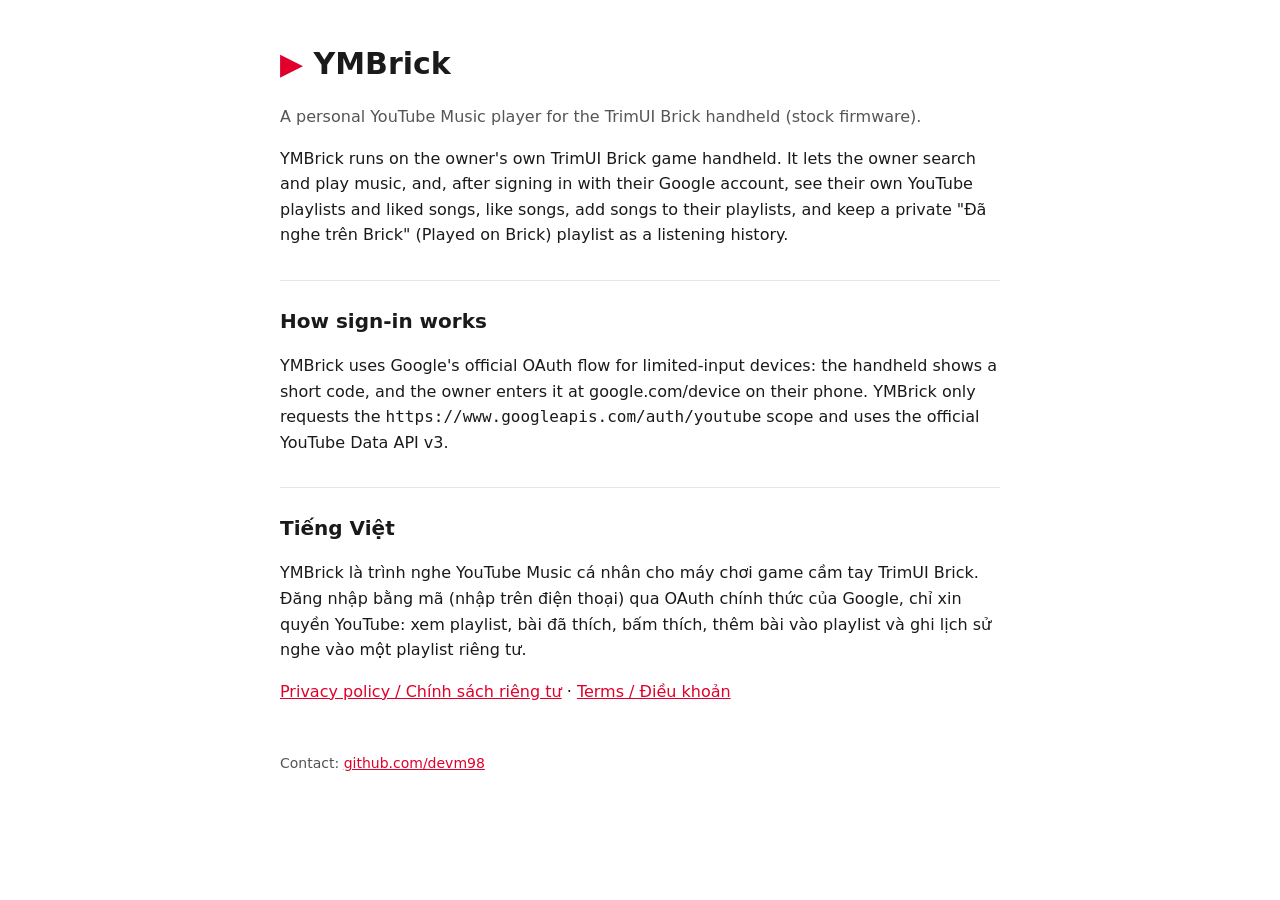
<file: index.html>
<!doctype html>
<html lang="en"><head><meta charset="utf-8"><meta name="viewport" content="width=device-width,initial-scale=1">
<title>devm98</title><meta http-equiv="refresh" content="0; url=ymbrick/"></head>
<body><p><a href="ymbrick/">YMBrick</a></p></body></html>
</file>
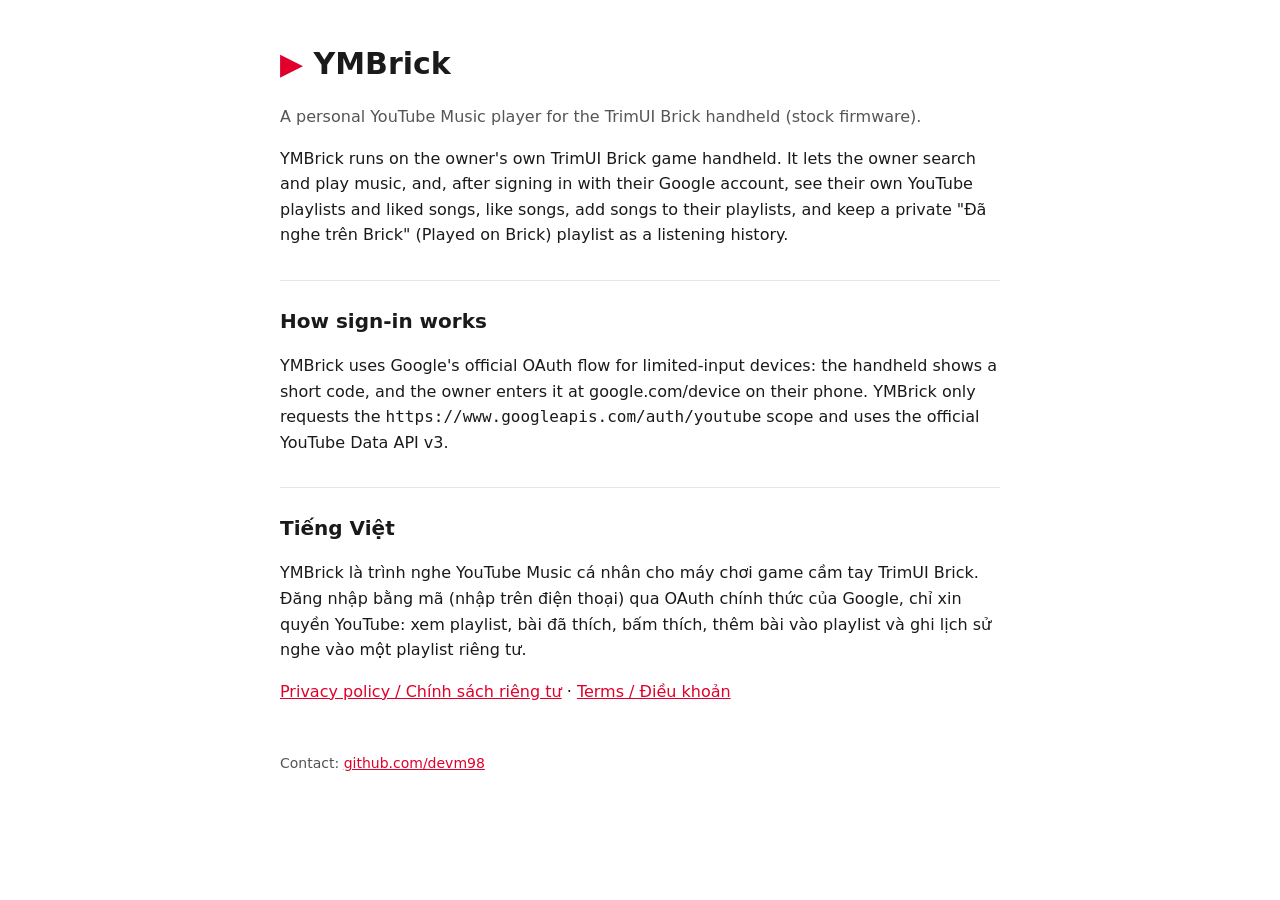
<file: ymbrick/index.html>
<!doctype html>
<html lang="en"><head><meta charset="utf-8"><meta name="viewport" content="width=device-width,initial-scale=1">
<title>YMBrick</title><link rel="stylesheet" href="style.css"></head>
<body><main>
<h1><span>▶</span> YMBrick</h1>
<p class="sub">A personal YouTube Music player for the TrimUI Brick handheld (stock firmware).</p>

<p>YMBrick runs on the owner's own TrimUI Brick game handheld. It lets the owner search and play music,
and, after signing in with their Google account, see their own YouTube playlists and liked songs,
like songs, add songs to their playlists, and keep a private "Đã nghe trên Brick" (Played on Brick) playlist as a listening history.</p>

<h2>How sign-in works</h2>
<p>YMBrick uses Google's official OAuth flow for limited-input devices: the handheld shows a short code,
and the owner enters it at google.com/device on their phone. YMBrick only requests the
<code>https://www.googleapis.com/auth/youtube</code> scope and uses the official YouTube Data API v3.</p>

<h2>Tiếng Việt</h2>
<p>YMBrick là trình nghe YouTube Music cá nhân cho máy chơi game cầm tay TrimUI Brick. Đăng nhập bằng mã
(nhập trên điện thoại) qua OAuth chính thức của Google, chỉ xin quyền YouTube: xem playlist, bài đã thích,
bấm thích, thêm bài vào playlist và ghi lịch sử nghe vào một playlist riêng tư.</p>

<p><a href="privacy.html">Privacy policy / Chính sách riêng tư</a> · <a href="terms.html">Terms / Điều khoản</a></p>
<footer>Contact: <a href="https://github.com/devm98">github.com/devm98</a></footer>
</main></body></html>
</file>
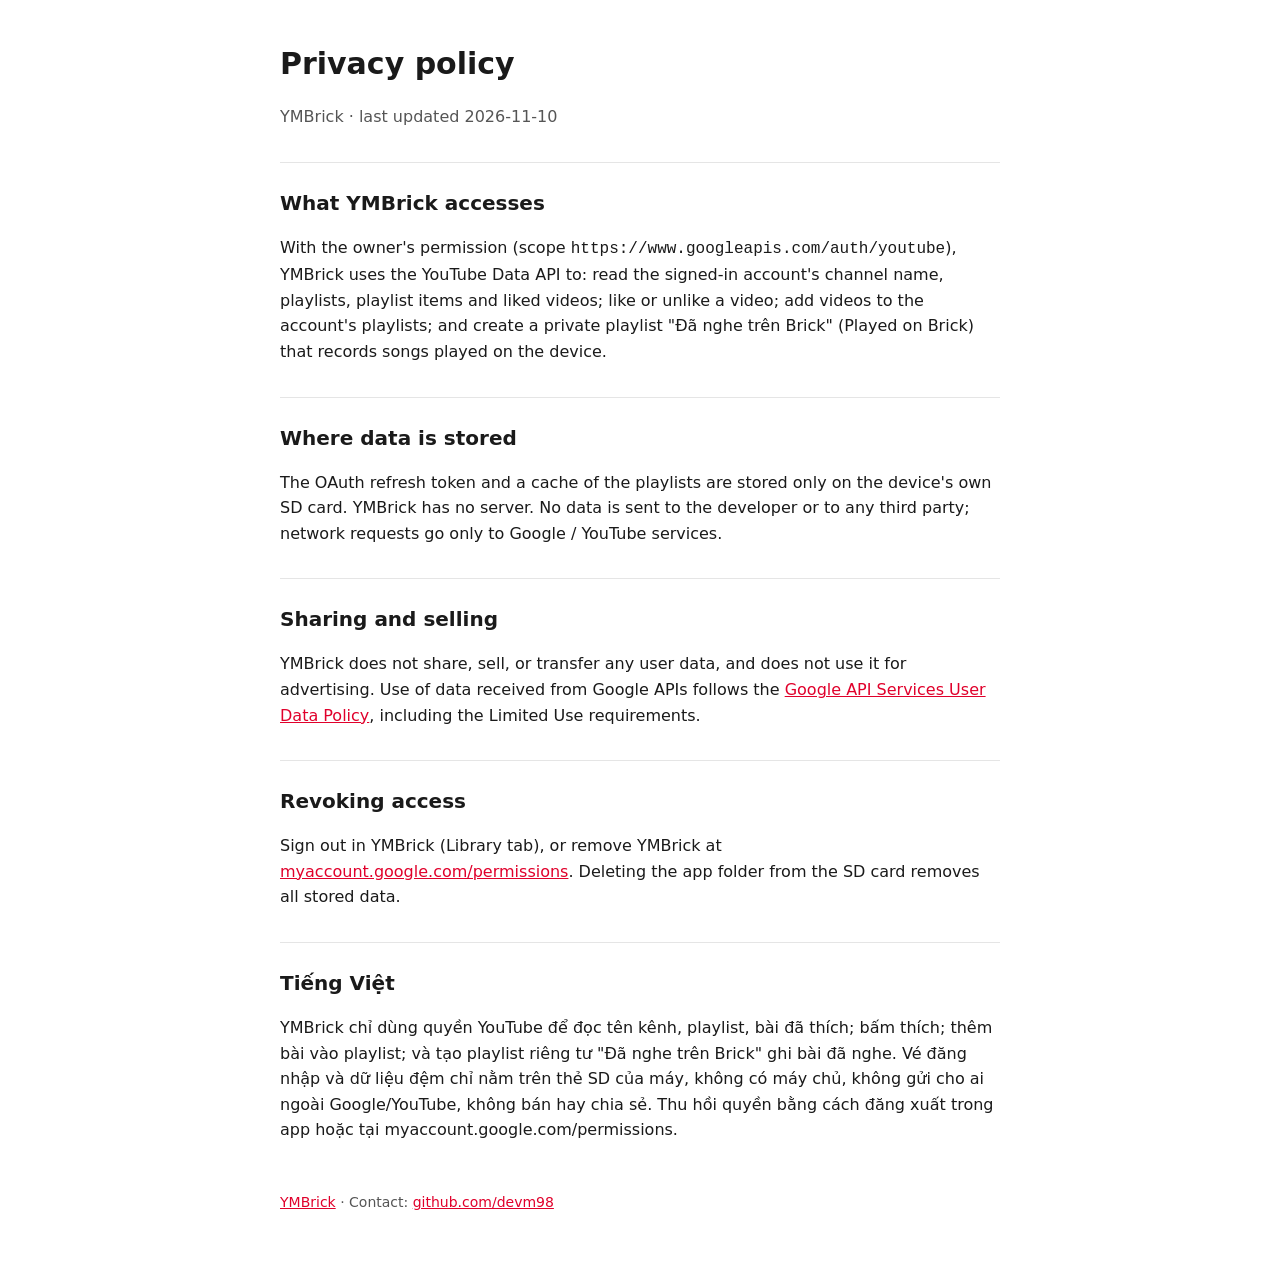
<file: ymbrick/privacy.html>
<!doctype html>
<html lang="en"><head><meta charset="utf-8"><meta name="viewport" content="width=device-width,initial-scale=1">
<title>YMBrick Privacy</title><link rel="stylesheet" href="style.css"></head>
<body><main>
<h1>Privacy policy</h1>
<p class="sub">YMBrick · last updated 2026-11-10</p>

<h2>What YMBrick accesses</h2>
<p>With the owner's permission (scope <code>https://www.googleapis.com/auth/youtube</code>), YMBrick uses the
YouTube Data API to: read the signed-in account's channel name, playlists, playlist items and liked videos;
like or unlike a video; add videos to the account's playlists; and create a private playlist
"Đã nghe trên Brick" (Played on Brick) that records songs played on the device.</p>

<h2>Where data is stored</h2>
<p>The OAuth refresh token and a cache of the playlists are stored only on the device's own SD card.
YMBrick has no server. No data is sent to the developer or to any third party; network requests go
only to Google / YouTube services.</p>

<h2>Sharing and selling</h2>
<p>YMBrick does not share, sell, or transfer any user data, and does not use it for advertising.
Use of data received from Google APIs follows the
<a href="https://developers.google.com/terms/api-services-user-data-policy">Google API Services User Data Policy</a>,
including the Limited Use requirements.</p>

<h2>Revoking access</h2>
<p>Sign out in YMBrick (Library tab), or remove YMBrick at
<a href="https://myaccount.google.com/permissions">myaccount.google.com/permissions</a>.
Deleting the app folder from the SD card removes all stored data.</p>

<h2>Tiếng Việt</h2>
<p>YMBrick chỉ dùng quyền YouTube để đọc tên kênh, playlist, bài đã thích; bấm thích; thêm bài vào playlist;
và tạo playlist riêng tư "Đã nghe trên Brick" ghi bài đã nghe. Vé đăng nhập và dữ liệu đệm chỉ nằm trên thẻ SD
của máy, không có máy chủ, không gửi cho ai ngoài Google/YouTube, không bán hay chia sẻ. Thu hồi quyền bằng
cách đăng xuất trong app hoặc tại myaccount.google.com/permissions.</p>
<footer><a href="index.html">YMBrick</a> · Contact: <a href="https://github.com/devm98">github.com/devm98</a></footer>
</main></body></html>
</file>
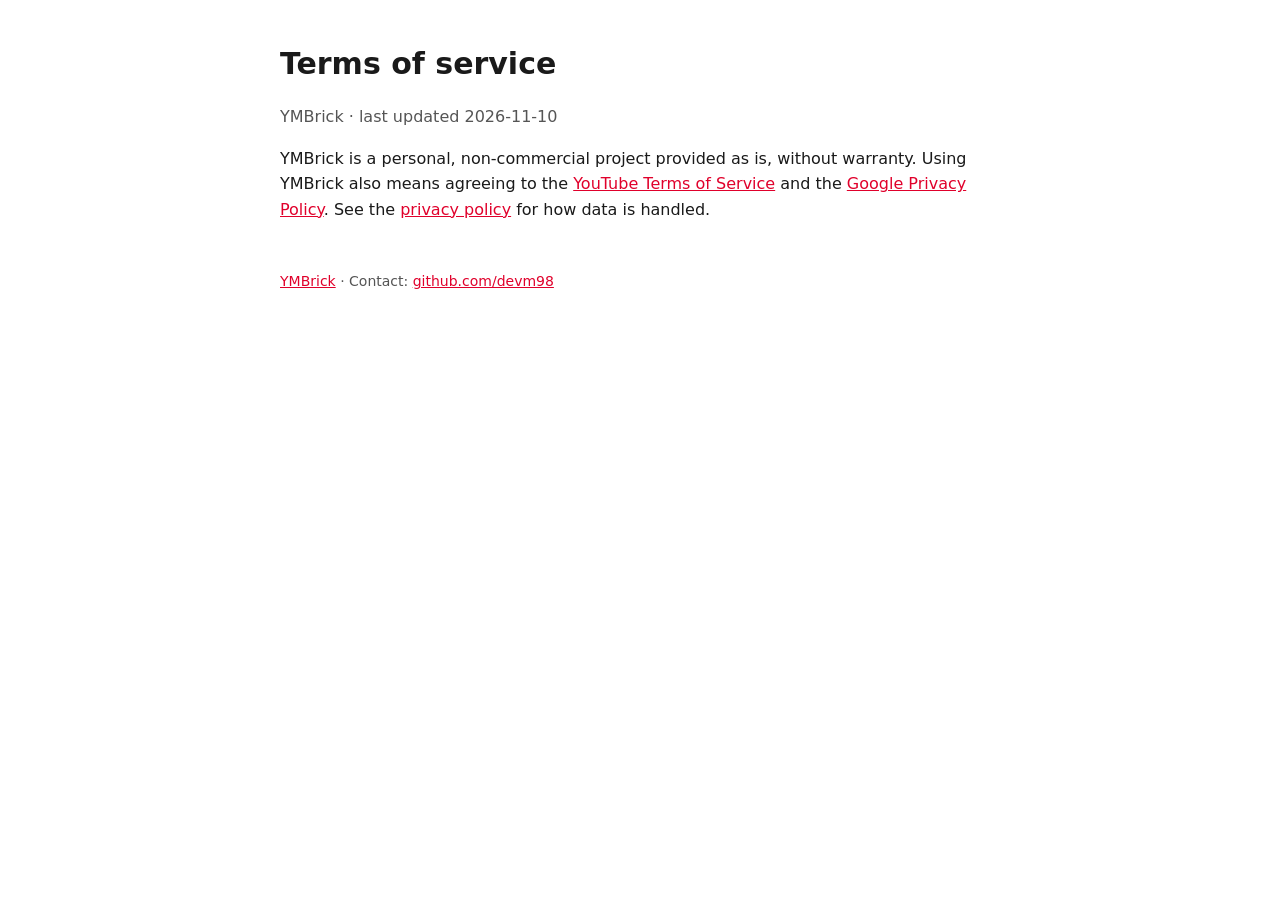
<file: ymbrick/terms.html>
<!doctype html>
<html lang="en"><head><meta charset="utf-8"><meta name="viewport" content="width=device-width,initial-scale=1">
<title>YMBrick Terms</title><link rel="stylesheet" href="style.css"></head>
<body><main>
<h1>Terms of service</h1>
<p class="sub">YMBrick · last updated 2026-11-10</p>
<p>YMBrick is a personal, non-commercial project provided as is, without warranty. Using YMBrick also means
agreeing to the <a href="https://www.youtube.com/t/terms">YouTube Terms of Service</a> and the
<a href="https://policies.google.com/privacy">Google Privacy Policy</a>. See the
<a href="privacy.html">privacy policy</a> for how data is handled.</p>
<footer><a href="index.html">YMBrick</a> · Contact: <a href="https://github.com/devm98">github.com/devm98</a></footer>
</main></body></html>
</file>
<file: ymbrick/style.css>
:root{--bg:#fff;--fg:#1a1a1a;--sub:#555;--accent:#e0002b;--line:#e5e5e5}
@media (prefers-color-scheme:dark){:root{--bg:#0f0f0f;--fg:#f1f1f1;--sub:#aaa;--line:#2a2a2a}}
body{margin:0;background:var(--bg);color:var(--fg);font:16px/1.6 system-ui,-apple-system,"Segoe UI",Roboto,sans-serif}
main{max-width:720px;margin:0 auto;padding:40px 16px 64px}
h1{font-size:30px;margin:0 0 4px}h1 span{color:var(--accent)}
h2{font-size:20px;margin:32px 0 8px;border-top:1px solid var(--line);padding-top:24px}
p,li{color:var(--fg)}.sub{color:var(--sub)}a{color:var(--accent)}
footer{margin-top:48px;color:var(--sub);font-size:14px}
</file>
